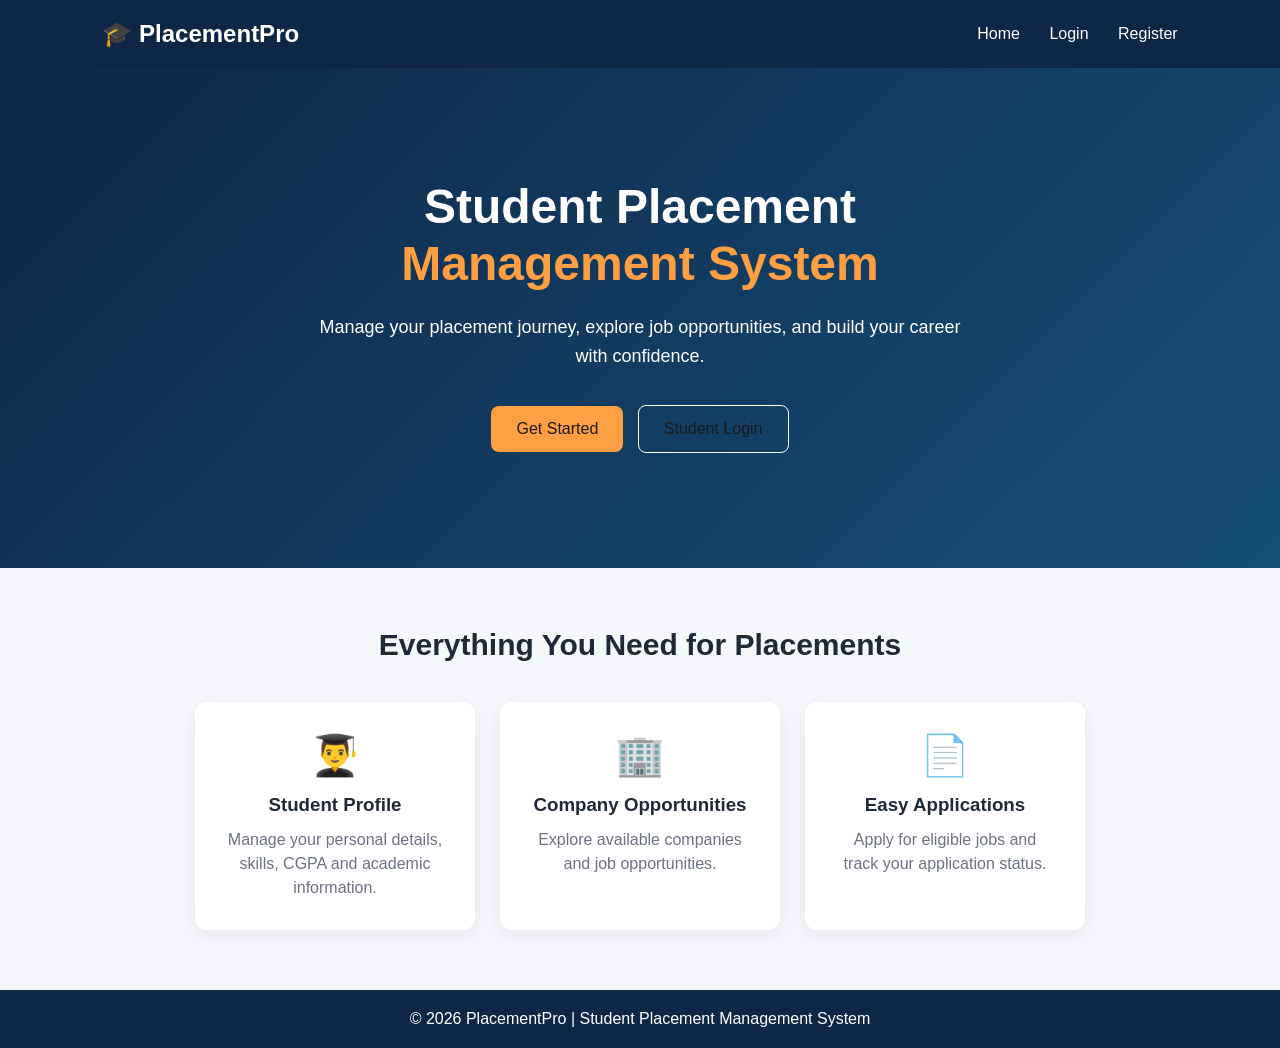
<file: frontend/index.html>
<!DOCTYPE html>
<html lang="en">
<head>
    <meta charset="UTF-8">
    <meta name="viewport" content="width=device-width, initial-scale=1.0">

    <title>Student Placement Management System</title>

    <link rel="stylesheet" href="style.css">
</head>

<body>

    <header>
        <div class="logo">
            🎓 PlacementPro
        </div>

        <nav>
            <a href="index.html">Home</a>
            <a href="login.html">Login</a>
            <a href="register.html">Register</a>
        </nav>
    </header>


    <main>

        <section class="hero">

            <div class="hero-content">

                <h1>
                    Student Placement
                    <span>Management System</span>
                </h1>

                <p>
                    Manage your placement journey, explore job opportunities,
                    and build your career with confidence.
                </p>

                <div class="buttons">
                    <button onclick="location.href='register.html'">
                        Get Started
                    </button>

                    <button class="secondary"
                            onclick="location.href='login.html'">
                        Student Login
                    </button>
                </div>

            </div>

        </section>


        <section class="features">

            <h2>Everything You Need for Placements</h2>

            <div class="feature-container">

                <div class="feature-card">
                    <div class="icon">👨‍🎓</div>
                    <h3>Student Profile</h3>
                    <p>
                        Manage your personal details, skills,
                        CGPA and academic information.
                    </p>
                </div>


                <div class="feature-card">
                    <div class="icon">🏢</div>
                    <h3>Company Opportunities</h3>
                    <p>
                        Explore available companies and
                        job opportunities.
                    </p>
                </div>


                <div class="feature-card">
                    <div class="icon">📄</div>
                    <h3>Easy Applications</h3>
                    <p>
                        Apply for eligible jobs and track
                        your application status.
                    </p>
                </div>

            </div>

        </section>

    </main>


    <footer>
        <p>© 2026 PlacementPro | Student Placement Management System</p>
    </footer>


    <script src="script.js"></script>

</body>
</html>
</file>
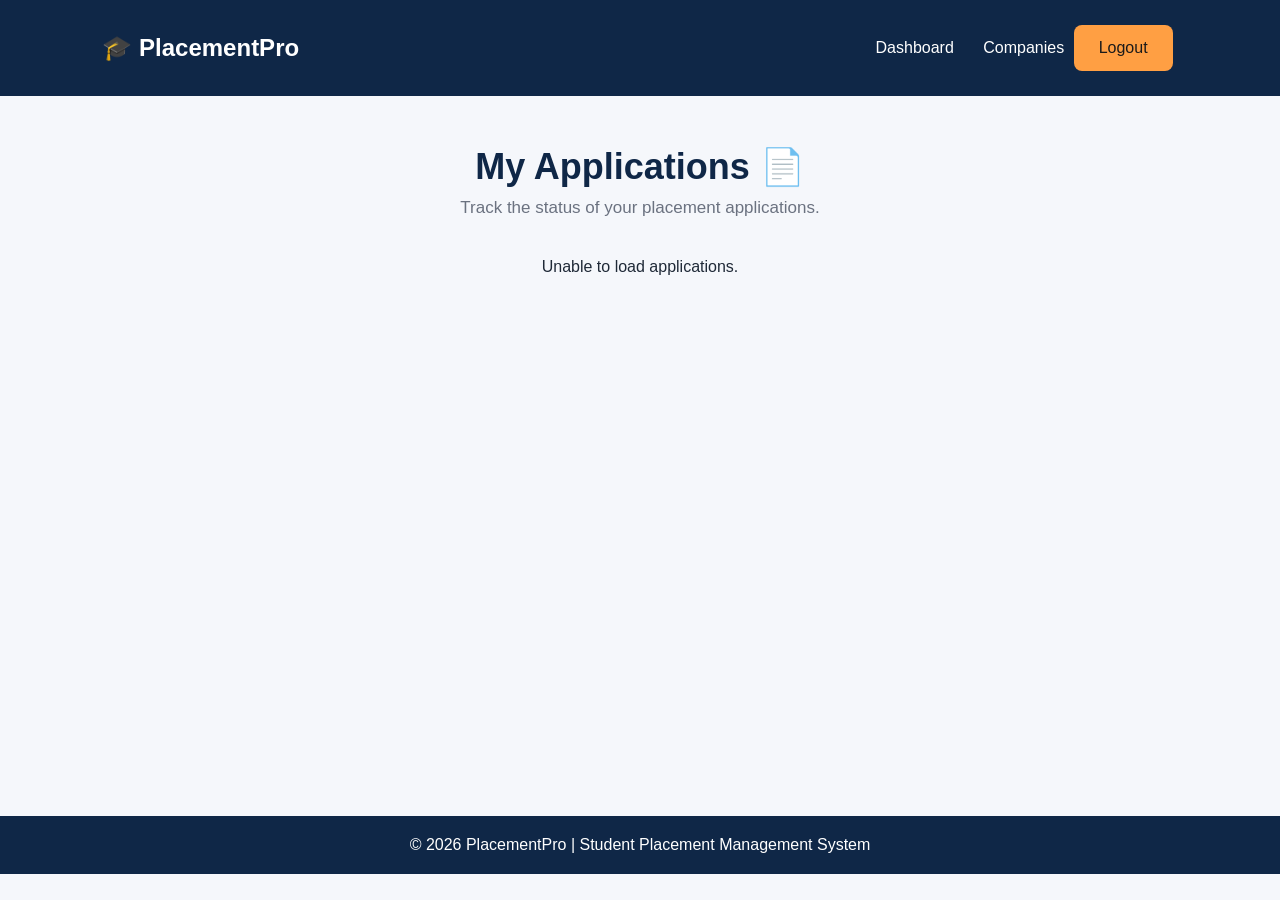
<file: frontend/applications.html>
<!DOCTYPE html>
<html lang="en">

<head>
    <meta charset="UTF-8">
    <meta name="viewport" content="width=device-width, initial-scale=1.0">

    <title>My Applications | PlacementPro</title>

    <link rel="stylesheet" href="style.css">
</head>

<body>

    <header>
        <div class="logo">🎓 PlacementPro</div>

        <nav>
            <a href="dashboard.html">Dashboard</a>
            <a href="companies.html">Companies</a>
            <button onclick="logout()">Logout</button>
        </nav>
    </header>

    <main class="applications-page">

        <section class="applications-heading">

            <h1>My Applications 📄</h1>

            <p>Track the status of your placement applications.</p>

        </section>

       <section class="application-container" id="applicationContainer">
</section>

    </main>

   

<footer>
    <p>© 2026 PlacementPro | Student Placement Management System</p>
</footer>

<script src="script.js"></script>

</body>
</html>
</file>
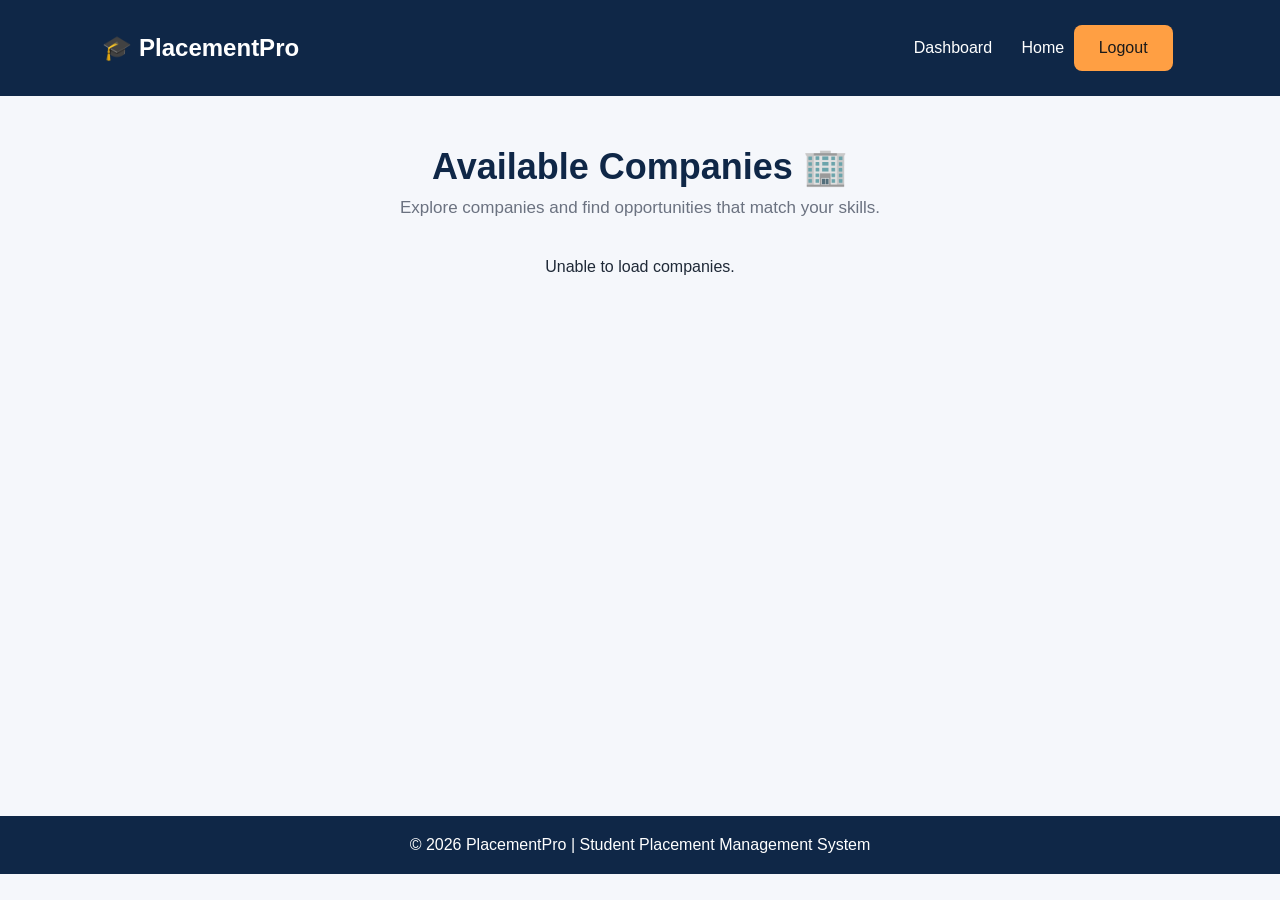
<file: frontend/companies.html>
<!DOCTYPE html>
<html lang="en">

<head>
    <meta charset="UTF-8">
    <meta name="viewport" content="width=device-width, initial-scale=1.0">

    <title>Companies | PlacementPro</title>

    <link rel="stylesheet" href="style.css">
</head>

<body>

    <header>
        <div class="logo">🎓 PlacementPro</div>

        <nav>
            <a href="dashboard.html">Dashboard</a>
            <a href="index.html">Home</a>
            <button onclick="logout()">Logout</button>
        </nav>
    </header>


    <main class="companies-page">

        <section class="companies-heading">

            <h1>Available Companies 🏢</h1>

            <p>
                Explore companies and find opportunities
                that match your skills.
            </p>

        </section>


       <section class="company-container" id="companyContainer">
</section>

    </main>

<footer>
    <p>© 2026 PlacementPro | Student Placement Management System</p>
</footer>

<script src="script.js"></script>

</body>
</html>
</file>
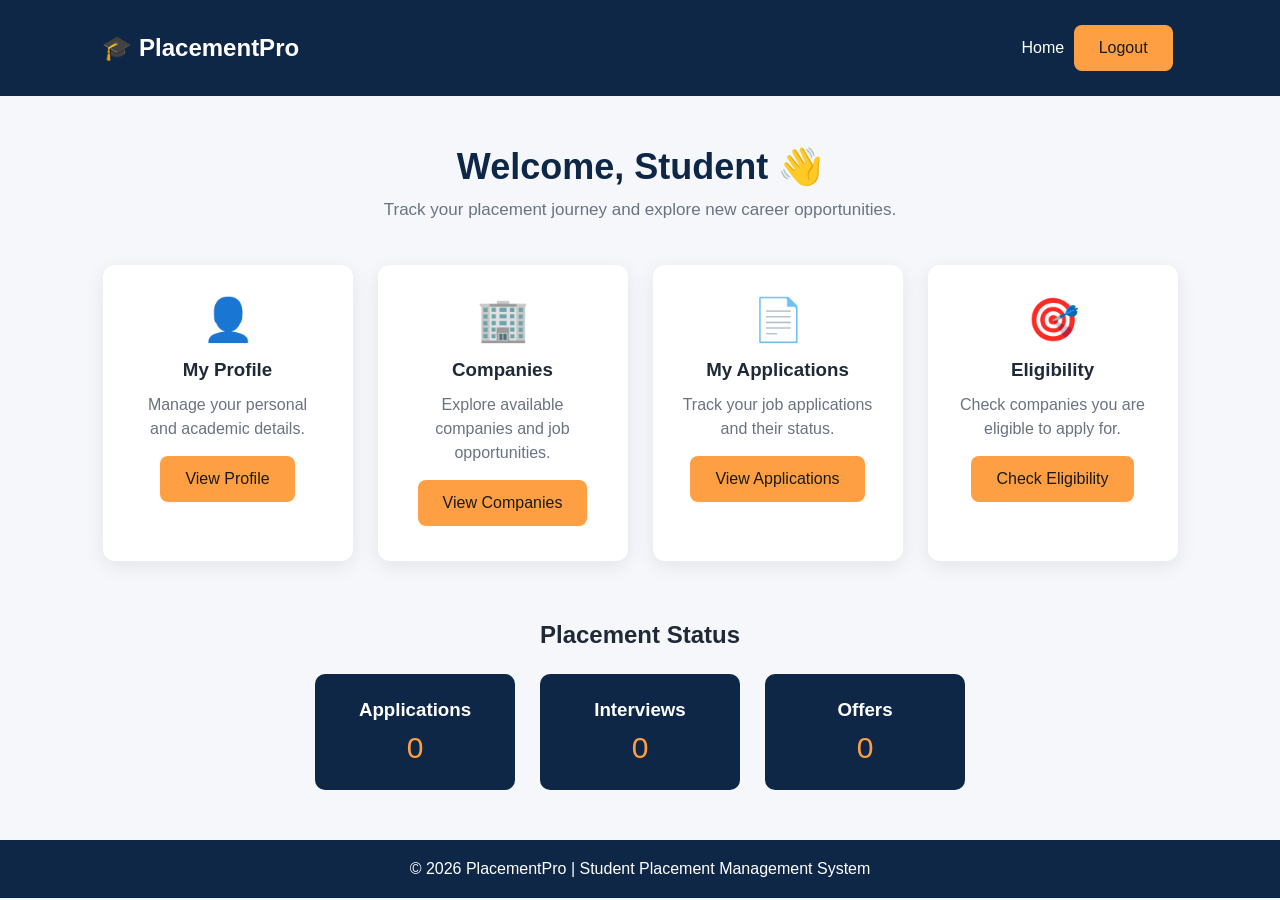
<file: frontend/dashboard.html>
<!DOCTYPE html>
<html lang="en">

<head>
    <meta charset="UTF-8">
    <meta name="viewport" content="width=device-width, initial-scale=1.0">

    <title>Student Dashboard</title>

    <link rel="stylesheet" href="style.css">
</head>

<body>

    <header>
        <div class="logo">🎓 PlacementPro</div>

        <nav>
            <a href="index.html">Home</a>
             <button onclick="logout()">Logout</button>
        </nav>
    </header>


    <main class="dashboard">

        <section class="dashboard-welcome">

           <h1>Welcome, <span id="studentName">Student</span> 👋</h1>

            <p>
                Track your placement journey and explore
                new career opportunities.
            </p>

        </section>


        <section class="dashboard-cards">

            <div class="dashboard-card">
                <div class="dashboard-icon">👤</div>
                <h3>My Profile</h3>
                <p>Manage your personal and academic details.</p>
                <button onclick="location.href='profile.html'">
    View Profile
</button>
            </div>


            <div class="dashboard-card">
                <div class="dashboard-icon">🏢</div>
                <h3>Companies</h3>
                <p>Explore available companies and job opportunities.</p>
                <button onclick="location.href='companies.html'">
                     View Companies
                </button>
            </div>


            <div class="dashboard-card">
                <div class="dashboard-icon">📄</div>
                <h3>My Applications</h3>
                <p>Track your job applications and their status.</p>
                <button onclick="location.href='applications.html'">
                      View Applications
                </button>
            </div>


            <div class="dashboard-card">
                <div class="dashboard-icon">🎯</div>
                <h3>Eligibility</h3>
                <p>Check companies you are eligible to apply for.</p>
                <button onclick="location.href='eligibility.html'">
    Check Eligibility
</button>
            </div>

        </section>


        <section class="placement-status">

            <h2>Placement Status</h2>

            <div class="status-box">

                <div>
                    <h3>Applications</h3>
                    <p>0</p>
                </div>

                <div>
                    <h3>Interviews</h3>
                    <p>0</p>
                </div>

                <div>
                    <h3>Offers</h3>
                    <p>0</p>
                </div>

            </div>

        </section>

    </main>


    <footer>
        <p>© 2026 PlacementPro | Student Placement Management System</p>
    </footer>

</body>

</html>
</file>
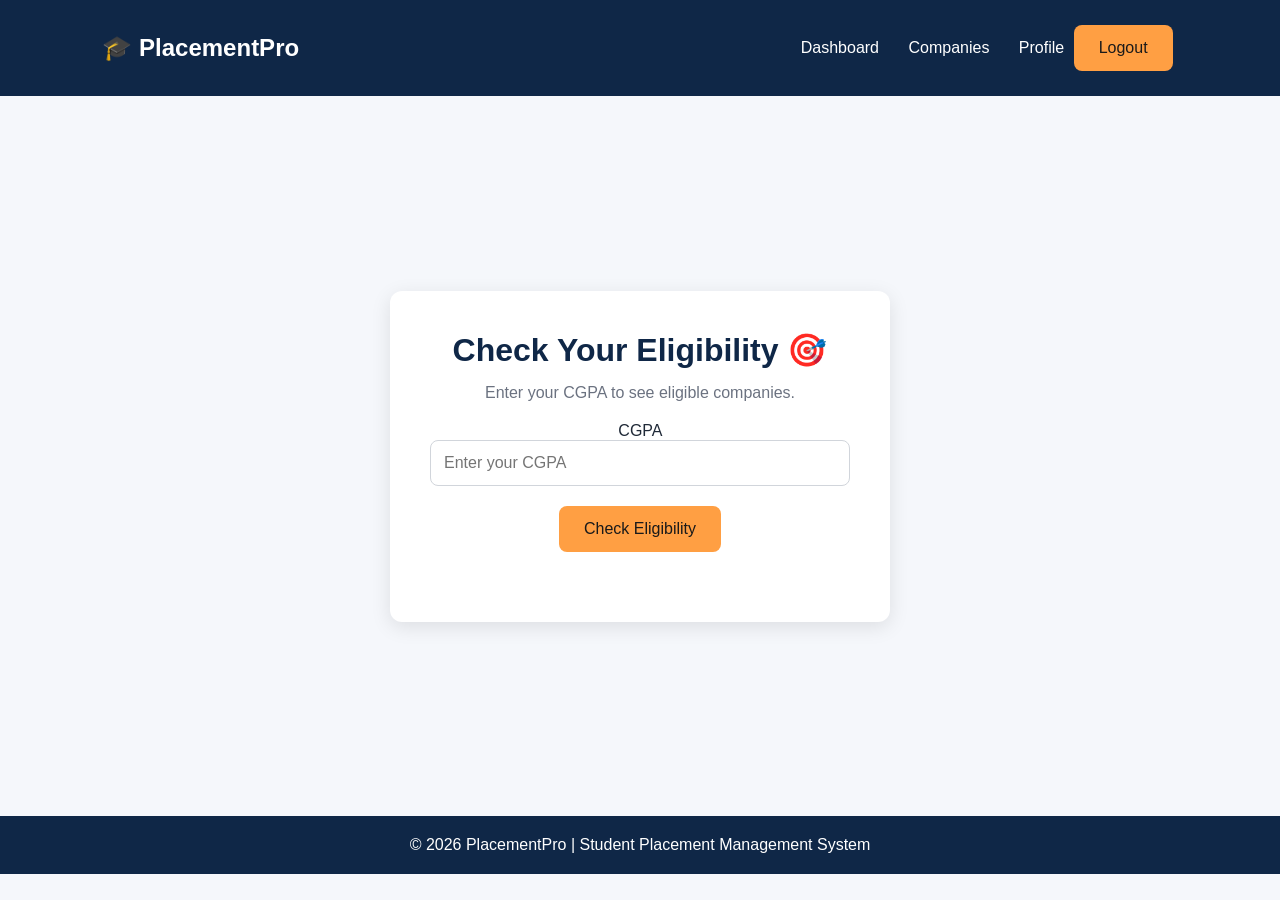
<file: frontend/eligibility.html>
<!DOCTYPE html>
<html lang="en">

<head>
    <meta charset="UTF-8">
    <meta name="viewport" content="width=device-width, initial-scale=1.0">

    <title>Eligibility Checker | PlacementPro</title>

    <link rel="stylesheet" href="style.css">
</head>

<body>

    <header>
        <div class="logo">🎓 PlacementPro</div>

        <nav>
            <a href="dashboard.html">Dashboard</a>
            <a href="companies.html">Companies</a>
            <a href="profile.html">Profile</a>
             <button onclick="logout()">Logout</button>
        </nav>
    </header>

    <main class="eligibility-page">

        <div class="eligibility-box">

            <h1>Check Your Eligibility 🎯</h1>

            <p>Enter your CGPA to see eligible companies.</p>

            <label for="cgpa">CGPA</label>
            <input
                type="number"
                id="cgpa"
                placeholder="Enter your CGPA"
                min="0"
                max="10"
                step="0.01"
            >

            <button onclick="checkEligibility()">
                Check Eligibility
            </button>

            <div id="eligibilityResult"></div>

        </div>

    </main>

    <footer>
        <p>© 2026 PlacementPro | Student Placement Management System</p>
    </footer>

    <script src="script.js"></script>

</body>
</html>
</file>
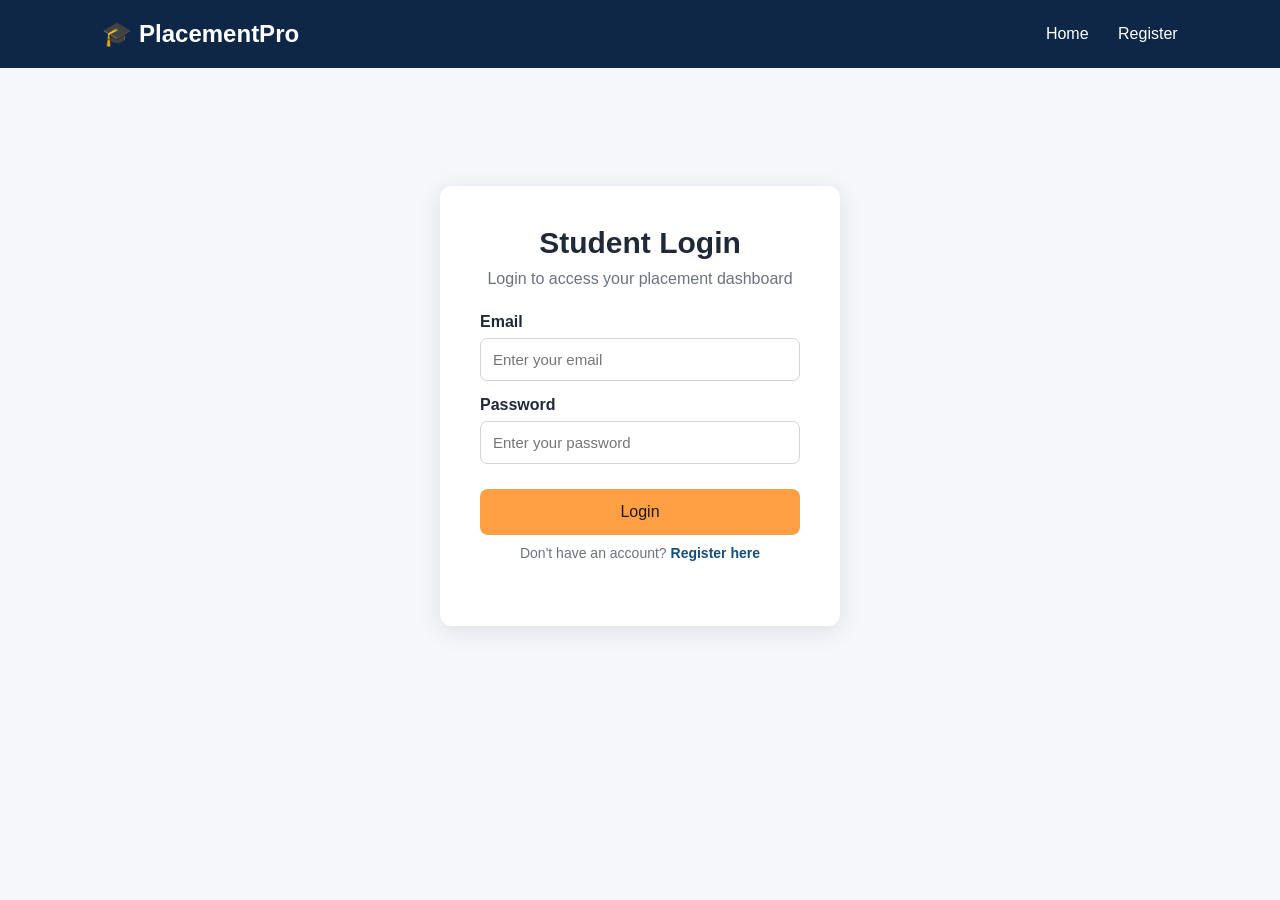
<file: frontend/login.html>
<!DOCTYPE html>
<html lang="en">
<head>
    <meta charset="UTF-8">
    <meta name="viewport" content="width=device-width, initial-scale=1.0">

    <title>Student Login</title>

    <link rel="stylesheet" href="style.css">
</head>

<body>

    <header>
        <div class="logo">🎓 PlacementPro</div>

        <nav>
            <a href="index.html">Home</a>
            <a href="register.html">Register</a>
        </nav>
    </header>


    <main class="login-page">

        <div class="login-box">

            <h2>Student Login</h2>

            <p>Login to access your placement dashboard</p>

            <form id="loginForm">

                <label for="loginEmail">Email</label>
                <input
                    type="email"
                    id="loginEmail"
                    placeholder="Enter your email"
                    required
                >

                <label for="loginPassword">Password</label>
                <input
                    type="password"
                    id="loginPassword"
                    placeholder="Enter your password"
                    required
                >

                <button type="submit">Login</button>

            </form>

            <p class="register-text">
                Don't have an account?
                <a href="register.html">Register here</a>
            </p>

        </div>

    </main>


    <script src="script.js"></script>

</body>
</html>
</file>
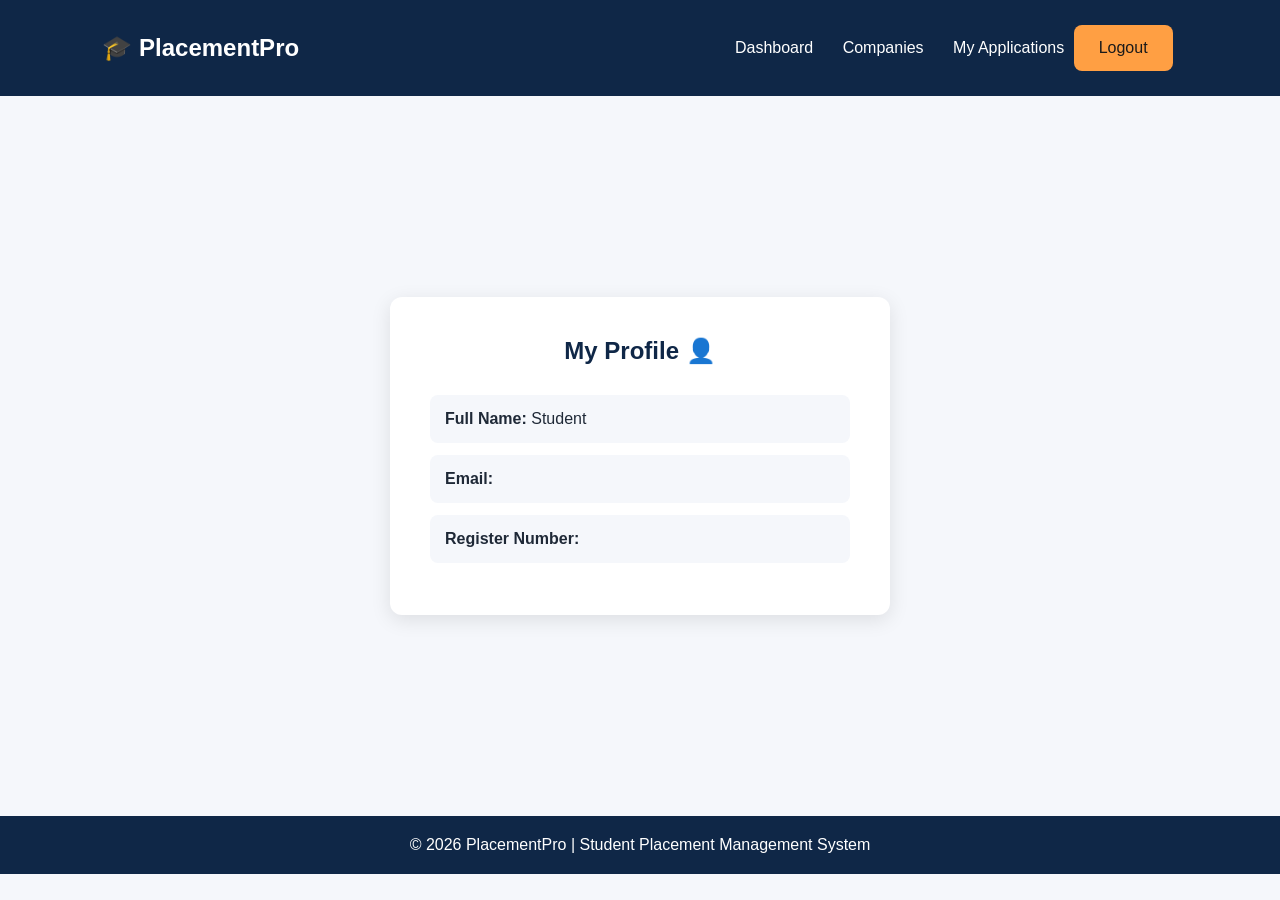
<file: frontend/profile.html>
<!DOCTYPE html>
<html lang="en">

<head>
    <meta charset="UTF-8">
    <meta name="viewport" content="width=device-width, initial-scale=1.0">

    <title>My Profile | PlacementPro</title>

    <link rel="stylesheet" href="style.css">
</head>

<body>

    <header>
        <div class="logo">🎓 PlacementPro</div>

        <nav>
            <a href="dashboard.html">Dashboard</a>
            <a href="companies.html">Companies</a>
            <a href="applications.html">My Applications</a>
             <button onclick="logout()">Logout</button>
        </nav>
    </header>

    <main class="profile-page">

        <section class="profile-box">

            <h1>My Profile 👤</h1>

            <div class="profile-details">

                <p>
                    <strong>Full Name:</strong>
                    <span id="profileName"></span>
                </p>

                <p>
                    <strong>Email:</strong>
                    <span id="profileEmail"></span>
                </p>

                <p>
                    <strong>Register Number:</strong>
                    <span id="profileRegisterNumber"></span>
                </p>

            </div>

        </section>

    </main>

    <footer>
        <p>© 2026 PlacementPro | Student Placement Management System</p>
    </footer>

    <script src="script.js"></script>

</body>

</html>
</file>
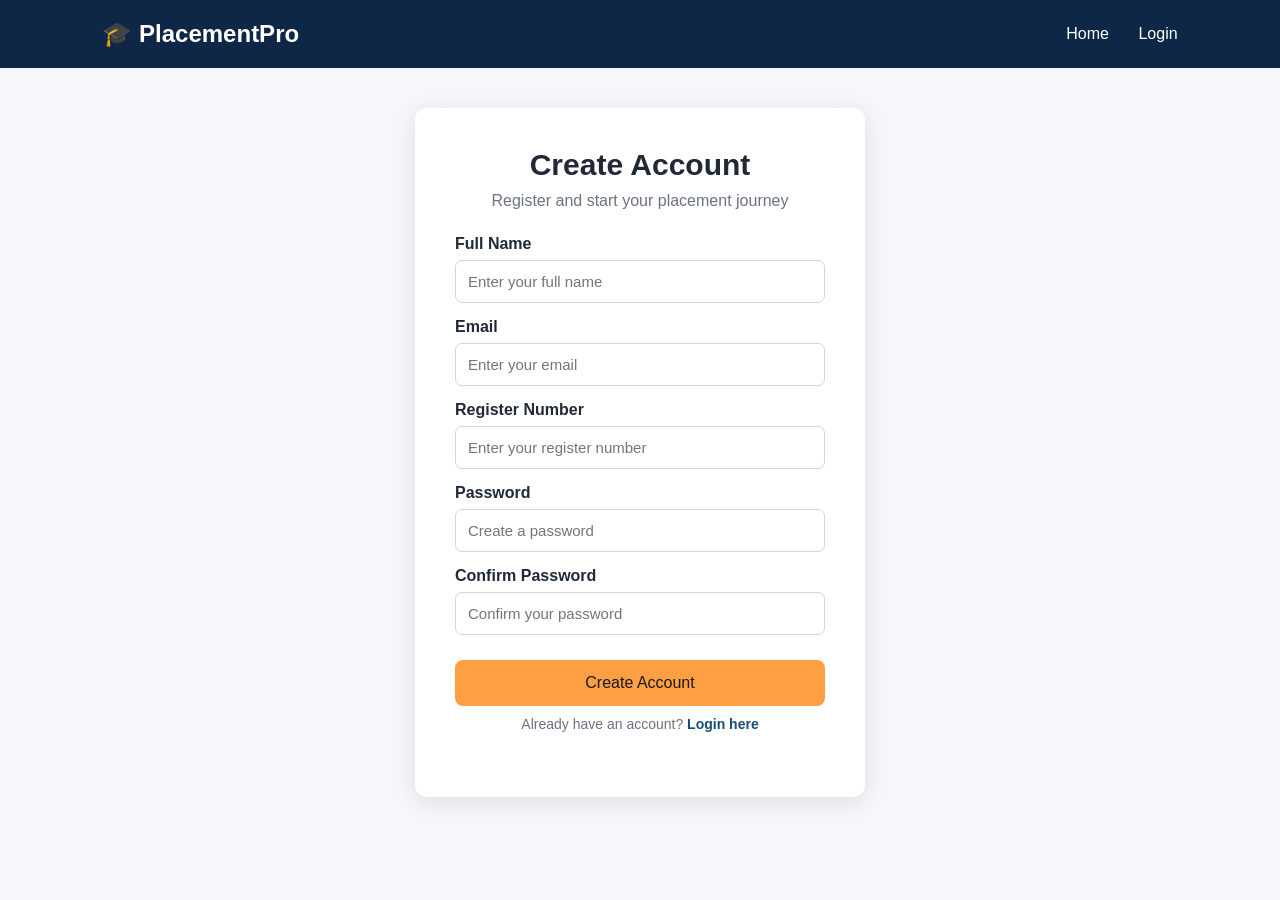
<file: frontend/register.html>
<!DOCTYPE html>
<html lang="en">

<head>
    <meta charset="UTF-8">
    <meta name="viewport" content="width=device-width, initial-scale=1.0">

    <title>Student Registration</title>

    <link rel="stylesheet" href="style.css">
</head>

<body>

    <header>
        <div class="logo">🎓 PlacementPro</div>

        <nav>
            <a href="index.html">Home</a>
            <a href="login.html">Login</a>
        </nav>
    </header>


    <main class="register-page">

        <div class="register-box">

            <h2>Create Account</h2>

            <p>Register and start your placement journey</p>


            <form id="registerForm">

                <label for="name">Full Name</label>
                <input
                    type="text"
                    id="name"
                    placeholder="Enter your full name"
                    required
                >


                <label for="email">Email</label>
                <input
                    type="email"
                    id="email"
                    placeholder="Enter your email"
                    required
                >


                <label for="registerNumber">Register Number</label>
                <input
                    type="text"
                    id="registerNumber"
                    placeholder="Enter your register number"
                    required
                >


                <label for="password">Password</label>
                <input
                    type="password"
                    id="password"
                    placeholder="Create a password"
                    required
                >


                <label for="confirmPassword">Confirm Password</label>
                <input
                    type="password"
                    id="confirmPassword"
                    placeholder="Confirm your password"
                    required
                >


                <button type="submit">Create Account</button>

            </form>


            <p class="login-text">
                Already have an account?
                <a href="login.html">Login here</a>
            </p>

        </div>

    </main>


    <script src="script.js"></script>

</body>

</html>
</file>
<file: frontend/style.css>
* {
    margin: 0;
    padding: 0;
    box-sizing: border-box;
}

body {
    font-family: Arial, sans-serif;
    background: #f5f7fb;
    color: #1f2937;
}


/* Header */

header {
    display: flex;
    justify-content: space-between;
    align-items: center;

    padding: 20px 8%;

    background: #0f2747;
    color: white;
}

.logo {
    font-size: 24px;
    font-weight: bold;
}

nav a {
    color: white;
    text-decoration: none;
    margin-left: 25px;
    font-size: 16px;
}

nav a:hover {
    color: #ff9f43;
}


/* Hero */

.hero {
    min-height: 500px;

    display: flex;
    align-items: center;
    justify-content: center;

    text-align: center;

    background: linear-gradient(
        135deg,
        #0f2747,
        #164e78
    );

    color: white;
}

.hero-content {
    max-width: 750px;
    padding: 40px;
}

.hero h1 {
    font-size: 48px;
    line-height: 1.2;
    margin-bottom: 20px;
}

.hero h1 span {
    color: #ff9f43;
}

.hero p {
    font-size: 18px;
    line-height: 1.6;
    margin-bottom: 30px;
}


/* Buttons */

button {
    padding: 14px 25px;
    border: none;
    border-radius: 8px;

    background: #ff9f43;
    color: #1a1a1a;

    font-size: 16px;
    cursor: pointer;

    margin: 5px;
}

button:hover {
    transform: translateY(-2px);
}

.secondary {
    background: transparent;
    border: 1px solid white;
}


/* Features */

.features {
    padding: 60px 8%;
    text-align: center;
}

.features h2 {
    font-size: 30px;
    margin-bottom: 40px;
}

.feature-container {
    display: flex;
    justify-content: center;
    gap: 25px;
    flex-wrap: wrap;
}

.feature-card {
    width: 280px;
    padding: 30px;

    background: white;

    border-radius: 12px;

    box-shadow: 0 5px 20px rgba(0, 0, 0, 0.08);
}

.icon {
    font-size: 40px;
    margin-bottom: 15px;
}

.feature-card h3 {
    margin-bottom: 12px;
}

.feature-card p {
    color: #6b7280;
    line-height: 1.5;
}


/* Footer */

footer {
    background: #0f2747;
    color: white;

    text-align: center;

    padding: 20px;
}
/* Login Page */

.login-page {
    min-height: 75vh;

    display: flex;
    justify-content: center;
    align-items: center;

    padding: 40px;
}

.login-box {
    width: 400px;

    background: white;

    padding: 40px;

    border-radius: 12px;

    box-shadow: 0 5px 25px rgba(0, 0, 0, 0.1);
}

.login-box h2 {
    text-align: center;
    font-size: 30px;
    margin-bottom: 10px;
}

.login-box > p {
    text-align: center;
    color: #6b7280;
    margin-bottom: 25px;
}

.login-box label {
    display: block;
    margin-top: 15px;
    margin-bottom: 7px;
    font-weight: bold;
}

.login-box input {
    width: 100%;

    padding: 12px;

    border: 1px solid #d1d5db;
    border-radius: 7px;

    font-size: 15px;
}

.login-box input:focus {
    outline: none;
    border-color: #164e78;
}

.login-box button {
    width: 100%;
    margin: 25px 0 10px;
}

.register-text {
    font-size: 14px;
}

.register-text a {
    color: #164e78;
    font-weight: bold;
    text-decoration: none;
}
/* Register Page */

.register-page {
    min-height: 80vh;

    display: flex;
    justify-content: center;
    align-items: center;

    padding: 40px;
}

.register-box {
    width: 450px;

    background: white;

    padding: 40px;

    border-radius: 12px;

    box-shadow: 0 5px 25px rgba(0, 0, 0, 0.1);
}

.register-box h2 {
    text-align: center;
    font-size: 30px;
    margin-bottom: 10px;
}

.register-box > p {
    text-align: center;
    color: #6b7280;
    margin-bottom: 25px;
}

.register-box label {
    display: block;
    margin-top: 15px;
    margin-bottom: 7px;
    font-weight: bold;
}

.register-box input {
    width: 100%;
    padding: 12px;

    border: 1px solid #d1d5db;
    border-radius: 7px;

    font-size: 15px;
}

.register-box input:focus {
    outline: none;
    border-color: #164e78;
}

.register-box button {
    width: 100%;
    margin: 25px 0 10px;
}

.login-text {
    text-align: center;
    font-size: 14px;
}

.login-text a {
    color: #164e78;
    font-weight: bold;
    text-decoration: none;
}
/* Dashboard */

.dashboard {
    min-height: 80vh;
    padding: 50px 8%;
}

.dashboard-welcome {
    text-align: center;
    margin-bottom: 45px;
}

.dashboard-welcome h1 {
    font-size: 36px;
    color: #0f2747;
    margin-bottom: 12px;
}

.dashboard-welcome p {
    color: #6b7280;
    font-size: 17px;
}


/* Dashboard Cards */

.dashboard-cards {
    display: flex;
    justify-content: center;
    gap: 25px;
    flex-wrap: wrap;
}

.dashboard-card {
    width: 250px;
    background: white;
    padding: 30px;
    border-radius: 12px;

    text-align: center;

    box-shadow: 0 5px 20px rgba(0, 0, 0, 0.08);
}

.dashboard-icon {
    font-size: 42px;
    margin-bottom: 15px;
}

.dashboard-card h3 {
    margin-bottom: 12px;
}

.dashboard-card p {
    color: #6b7280;
    line-height: 1.5;
}

.dashboard-card button {
    margin-top: 15px;
}


/* Placement Status */

.placement-status {
    margin-top: 60px;
    text-align: center;
}

.placement-status h2 {
    margin-bottom: 25px;
}

.status-box {
    display: flex;
    justify-content: center;
    gap: 25px;
    flex-wrap: wrap;
}

.status-box div {
    background: #0f2747;
    color: white;

    width: 200px;
    padding: 25px;

    border-radius: 10px;
}

.status-box p {
    font-size: 30px;
    color: #ff9f43;
    margin-top: 10px;
}
/* Companies Page */

.companies-page {
    min-height: 80vh;
    padding: 50px 8%;
}

.companies-heading {
    text-align: center;
    margin-bottom: 40px;
}

.companies-heading h1 {
    font-size: 36px;
    color: #0f2747;
    margin-bottom: 10px;
}

.companies-heading p {
    color: #6b7280;
    font-size: 17px;
}

.company-container {
    display: flex;
    justify-content: center;
    gap: 25px;
    flex-wrap: wrap;
}

.company-card {
    width: 270px;
    background: white;
    padding: 25px;

    border-radius: 12px;

    box-shadow: 0 5px 20px rgba(0, 0, 0, 0.08);
}

.company-card h2 {
    color: #0f2747;
    font-size: 21px;
    margin-bottom: 18px;
}

.company-card p {
    margin-bottom: 10px;
    color: #4b5563;
}

.company-card button {
    width: 100%;
    margin-top: 15px;
}
/* Applications Page */

.applications-page {
    min-height: 80vh;
    padding: 50px 8%;
}

.applications-heading {
    text-align: center;
    margin-bottom: 40px;
}

.applications-heading h1 {
    font-size: 36px;
    color: #0f2747;
    margin-bottom: 10px;
}

.applications-heading p {
    color: #6b7280;
    font-size: 17px;
}

.application-container {
    display: flex;
    justify-content: center;
    gap: 25px;
    flex-wrap: wrap;
}

.application-card {
    width: 500px;
    background: white;
    padding: 40px;
    border-radius: 12px;
    text-align: center;

    box-shadow: 0 5px 20px rgba(0, 0, 0, 0.08);
}

.application-card h2 {
    color: #0f2747;
    margin-bottom: 15px;
}

.application-card p {
    color: #6b7280;
    line-height: 1.6;
}

.status {
    color: #15803d;
    font-weight: bold;
}
/* Profile Page */

.profile-page {
    min-height: 80vh;

    display: flex;
    justify-content: center;
    align-items: center;

    padding: 40px;
}

.profile-box {
    width: 500px;

    background: white;

    padding: 40px;

    border-radius: 12px;

    box-shadow: 0 5px 20px rgba(0, 0, 0, 0.1);
}

.profile-box h1 {
    text-align: center;

    color: #0f2747;

    margin-bottom: 30px;
}

.profile-details p {
    padding: 15px;

    margin-bottom: 12px;

    background: #f5f7fb;

    border-radius: 8px;

    font-size: 16px;
}
/* Eligibility Page */

.eligibility-page {
    min-height: 80vh;

    display: flex;
    justify-content: center;
    align-items: center;

    padding: 40px;
}

.eligibility-box {
    width: 500px;

    background: white;

    padding: 40px;

    border-radius: 12px;

    text-align: center;

    box-shadow: 0 5px 20px rgba(0, 0, 0, 0.1);
}

.eligibility-box h1 {
    color: #0f2747;
    margin-bottom: 15px;
}

.eligibility-box p {
    color: #6b7280;
    margin-bottom: 20px;
}

.eligibility-box input {
    width: 100%;
    padding: 13px;

    border: 1px solid #d1d5db;
    border-radius: 8px;

    font-size: 16px;
}

.eligibility-box button {
    margin-top: 20px;
}

#eligibilityResult {
    margin-top: 25px;
    text-align: left;
}

#eligibilityResult h3 {
    color: #0f2747;
    margin-bottom: 15px;
}

#eligibilityResult li {
    margin-bottom: 10px;
}
</file>
